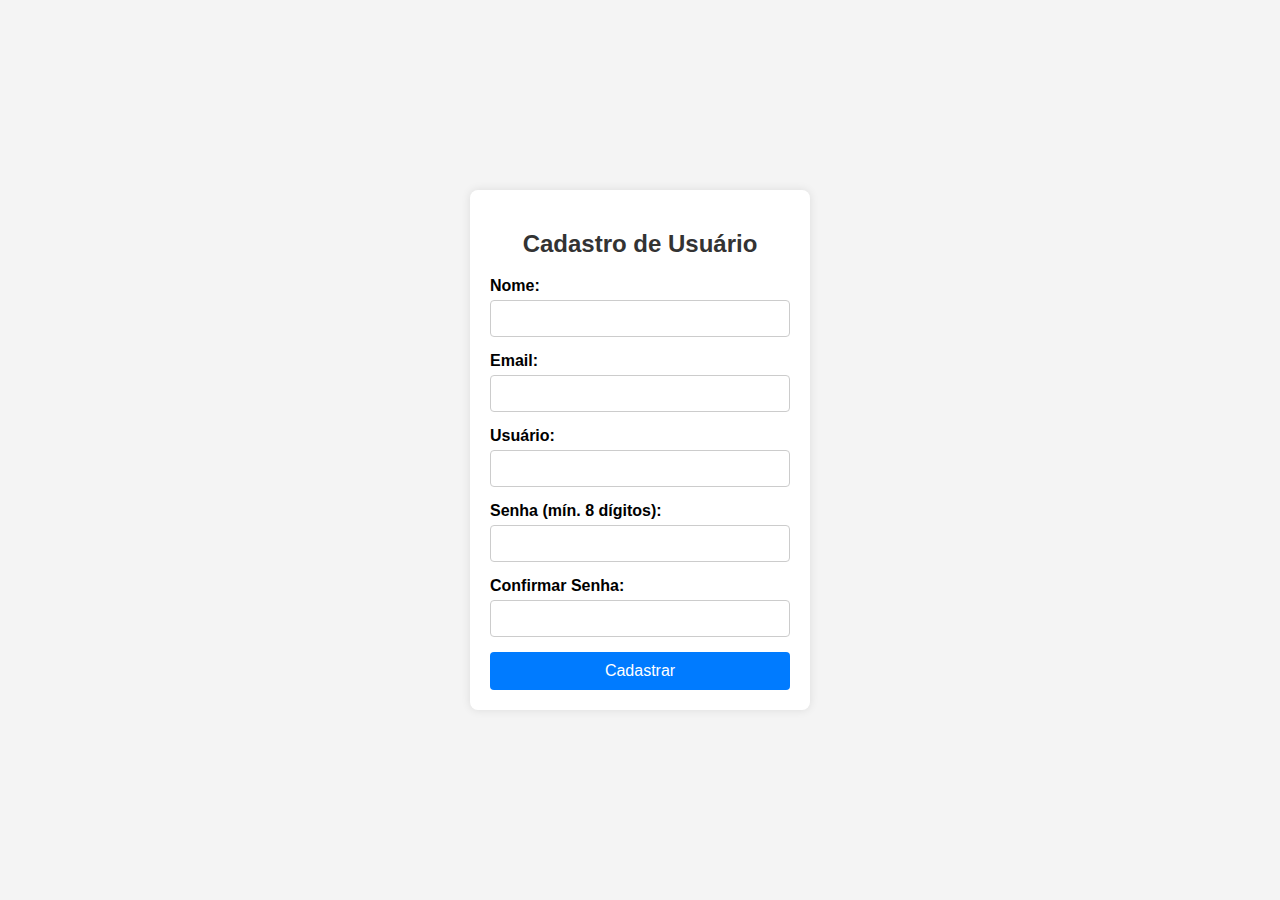
<file: Atividade em sala 06 - Cypress prática/index.html>
<!DOCTYPE html>
<html lang="pt-BR">
<head>
    <meta charset="UTF-8">
    <meta name="viewport" content="width=device-width, initial-scale=1.0">
    <title>Formulário de Cadastro Simples</title>
    <style>
        body { font-family: Arial, sans-serif; background-color: #f4f4f4; display: flex; justify-content: center; align-items: center; min-height: 100vh; margin: 0; }
        .container { background-color: #fff; padding: 20px; border-radius: 8px; box-shadow: 0 0 10px rgba(0, 0, 0, 0.1); width: 300px; }
        h2 { text-align: center; color: #333; }
        .form-group { margin-bottom: 15px; }
        label { display: block; margin-bottom: 5px; font-weight: bold; }
        input[type="text"], input[type="email"], input[type="password"] { width: 100%; padding: 10px; border: 1px solid #ccc; border-radius: 4px; box-sizing: border-box; }
        button { width: 100%; padding: 10px; background-color: #007bff; color: white; border: none; border-radius: 4px; cursor: pointer; font-size: 16px; }
        button:hover { background-color: #0056b3; }
        #mensagem { text-align: center; margin-top: 20px; padding: 10px; border-radius: 4px; font-weight: bold; display: none; }
        .sucesso { background-color: #d4edda; color: #155724; border: 1px solid #c3e6cb; }
        .erro { background-color: #f8d7da; color: #721c24; border: 1px solid #f5c6cb; }
    </style>
</head>
<body>
    <div class="container">
        <h2>Cadastro de Usuário</h2>
        <form id="cadastroForm">
            <div class="form-group">
                <label for="nome">Nome:</label>
                <input type="text" id="nome">
            </div>
            <div class="form-group">
                <label for="email">Email:</label>
                <input type="text" id="email">
            </div>
            <div class="form-group">
                <label for="usuario">Usuário:</label>
                <input type="text" id="usuario">
            </div>
            <div class="form-group">
                <label for="senha">Senha (mín. 8 dígitos):</label>
                <input type="password" id="senha" minlength="8">
            </div>
            <div class="form-group">
                <label for="confirmaSenha">Confirmar Senha:</label>
                <input type="password" id="confirmaSenha">
            </div>
            <button type="submit" id="btnCadastrar">Cadastrar</button>
        </form>
        <div id="mensagem" style="display: none;"></div>
    </div>

    <script>
        document.getElementById('cadastroForm').addEventListener('submit', function(event) {
            event.preventDefault();
            
            const nome = document.getElementById('nome').value;
            const email = document.getElementById('email').value;
            const usuario = document.getElementById('usuario').value;
            const senha = document.getElementById('senha').value;
            const confirmaSenha = document.getElementById('confirmaSenha').value;
            const mensagemDiv = document.getElementById('mensagem');
            
            mensagemDiv.style.display = 'block';
            mensagemDiv.className = '';

            const validarEmail = (email) => {
                const re = /^[^\s@]+@[^\s@]+\.[^\s@]+$/;
                return re.test(String(email).toLowerCase());
            };

            if (!nome || !email || !usuario || !senha || !confirmaSenha) {
                mensagemDiv.classList.add('erro');
                mensagemDiv.textContent = 'Erro: Por favor, preencha todos os campos.';
                return;
            }

            if (!validarEmail(email)) {
                mensagemDiv.classList.add('erro');
                mensagemDiv.textContent = 'Erro: Por favor, insira um endereço de e-mail válido.';
                return;
            }

            if (senha.length < 8) {
                mensagemDiv.classList.add('erro');
                mensagemDiv.textContent = 'Erro: A senha deve ter pelo menos 8 dígitos.';
                return;
            }

            if (senha !== confirmaSenha) {
                mensagemDiv.classList.add('erro');
                mensagemDiv.textContent = 'Erro: As senhas não coincidem.';
                return;
            }

            mensagemDiv.classList.add('sucesso');
            mensagemDiv.textContent = 'Cadastro realizado com sucesso!';

        });
        const campos = ['nome', 'email', 'usuario', 'senha', 'confirmaSenha'];
        
        campos.forEach(campoId => {
        document.getElementById(campoId).addEventListener('input', function() {
            const mensagemDiv = document.getElementById('mensagem');
                if (mensagemDiv.style.display === 'block') {
                    mensagemDiv.style.display = 'none';
                }
            });
        });
    </script>
</body>
</html>
</file>
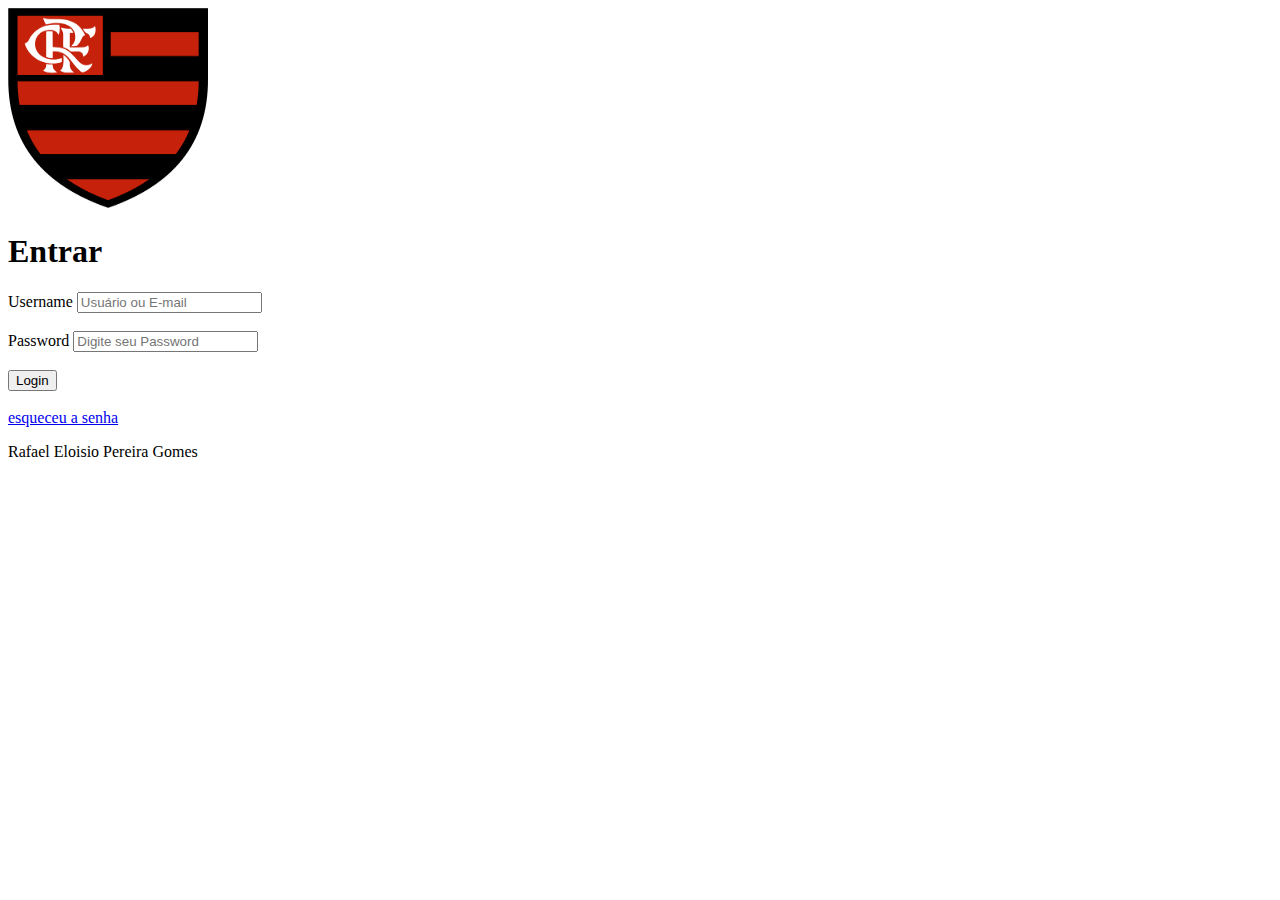
<file: Atividades em sala 04 - Cypress/index.html>
<!DOCTYPE html>
<html lang="pt-br">
<head>
    <meta charset="UTF-8">
    <meta name="viewport" content="width=device-width, initial-scale=1.0">
    <link rel="icon" href="https://p7.hiclipart.com/preview/141/130/556/clube-de-regatas-do-flamengo-botafogo-de-futebol-e-regatas-brazil-ninho-do-urubu-copa-do-brasil-high-tech-thumbnail.jpg">
    <title>Login | Nome da Aplicação</title>
</head>
<body>
    <div><img src="logo.png" alt="Logo do Flamengo" class="app-logo" style="width: 200px; height: 200px;"></div>
    <header><h1>Entrar</h1></header>
    <div>
        <form>
            <label for="username">Username</label>
            <input type="text" id="user" name="username" placeholder="Usuário ou E-mail">
            <br><br>
            <label for="password">Password</label>
            <input type="password" id="password" name="password" placeholder="Digite seu Password">
            <br><br>
            <button type="submit">Login</button>
            <br><br>
            <a href="https://www.youtube.com/watch?v=k85mRPqvMbE&list=RDk85mRPqvMbE&start_radio=1">esqueceu a senha</a>
        </form>
    </div>
    <footer>
        <p>Rafael Eloisio Pereira Gomes</p>
    </footer>
</body>
</html>
</file>
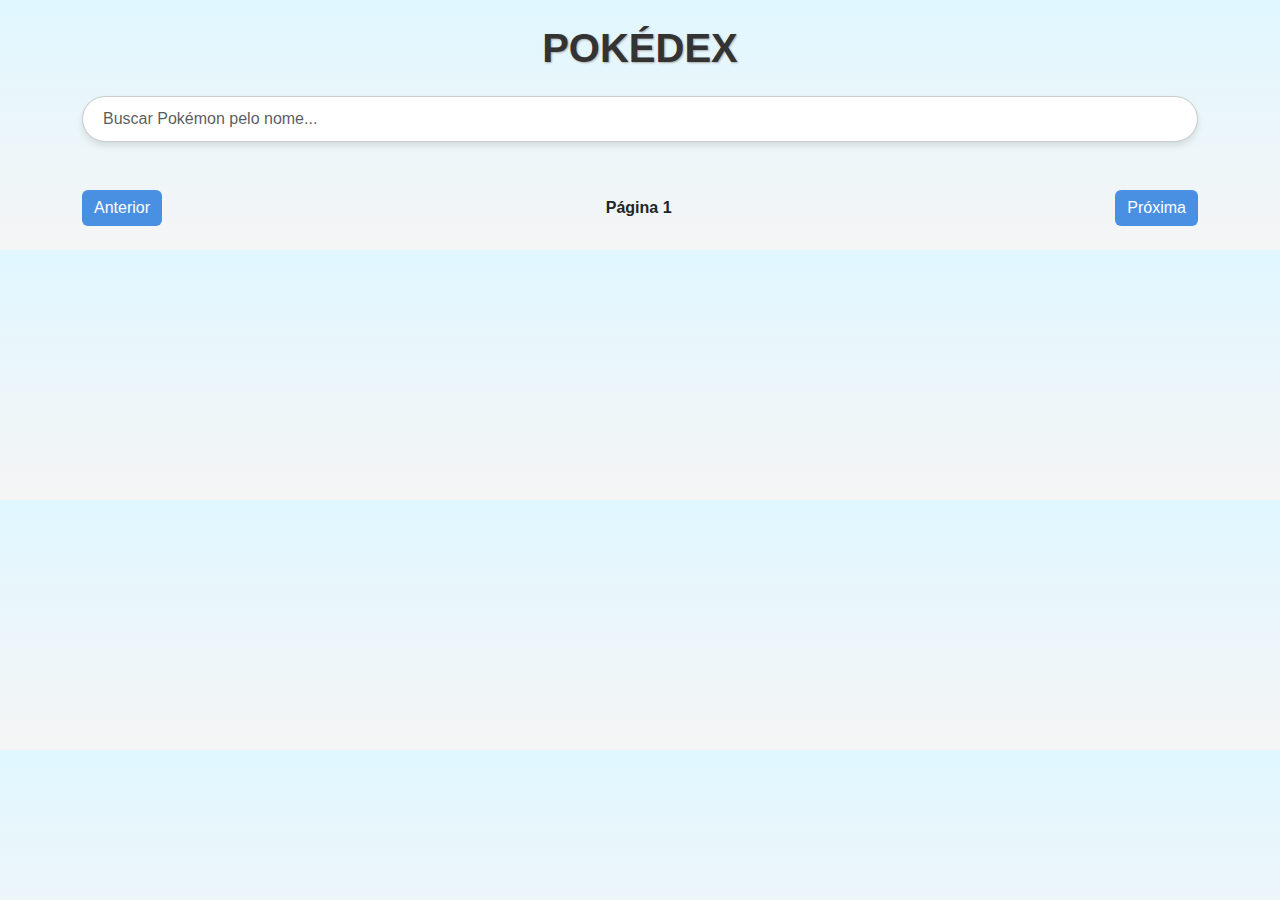
<file: SA - Teste de Front-End (Rack+)/api/pokemonhtml.html>
<!DOCTYPE html>
<html lang="pt-br">
<head>
  <meta charset="UTF-8">
  <meta name="viewport" content="width=device-width, initial-scale=1">
  <title>API POKEMON</title>
  <link rel="icon" href="../pngs/icon-pokebola.png" type="image/png">
  <link href="https://cdn.jsdelivr.net/npm/bootstrap@5.3.3/dist/css/bootstrap.min.css" rel="stylesheet">
  <link rel="stylesheet" href="pokemoncss.css">
</head>
<body class="p-4">

  <div class="container">
    <h1 class="text-center mb-4">POKÉDEX</h1>

    <input type="text" id="campoBusca" class="form-control mb-4" placeholder="Buscar Pokémon pelo nome...">

    <div class="row" id="listaPokemons"></div>

    <div class="d-flex justify-content-between align-items-center mt-4">
      <button class="btn btn-secondary" id="paginaAnterior">Anterior</button>
      <span id="numeroPagina" class="fw-bold">Página 1</span>
      <button class="btn btn-secondary" id="proximaPagina">Próxima </button>
    </div>
  </div>

  <!-- Modal (conteúdo aparece ao selecionar um card na tela) -->
  <div class="modal fade" id="modalPokemon" tabindex="-1" aria-hidden="true">
    <div class="modal-dialog modal-dialog-centered modal-lg">
      <div class="modal-content">
        <div class="modal-header">
          <h5 class="modal-title" id="tituloModalPokemon"></h5>
          <button type="button" class="btn-close" data-bs-dismiss="modal" aria-label="Fechar"></button>
        </div>
        <div class="modal-body text-center">
          <img id="imagemPokemon" class="img-fluid mb-3" alt="Imagem Pokémon">
          <p><strong>ID:</strong> <span id="idPokemon"></span></p>
          <p><strong>Altura:</strong> <span id="alturaPokemon"></span></p>
          <p><strong>Peso:</strong> <span id="pesoPokemon"></span></p>
          <p><strong>Tipos:</strong> <span id="tiposPokemon"></span></p>
          <p><strong>Habilidades:</strong> <span id="habilidadesPokemon"></span></p>
          <p><strong>Descrição:</strong> <span id="descricaoPokemon"></span></p>

          <div class="mt-3">
            <h5>Estatísticas:</h5>
            <ul id="estatisticasPokemon" class="list-group"></ul>
          </div>

          <div class="mt-3">
            <h5>Variações:</h5>
            <div id="spritesPokemon" class="d-flex justify-content-center flex-wrap gap-2 mt-2"></div>
          </div>
        </div>
      </div>
    </div>
  </div>

  <script src="https://cdn.jsdelivr.net/npm/bootstrap@5.3.3/dist/js/bootstrap.bundle.min.js"></script>
  <script src="pokemonjs.js"></script>
</body>
</html>
</file>
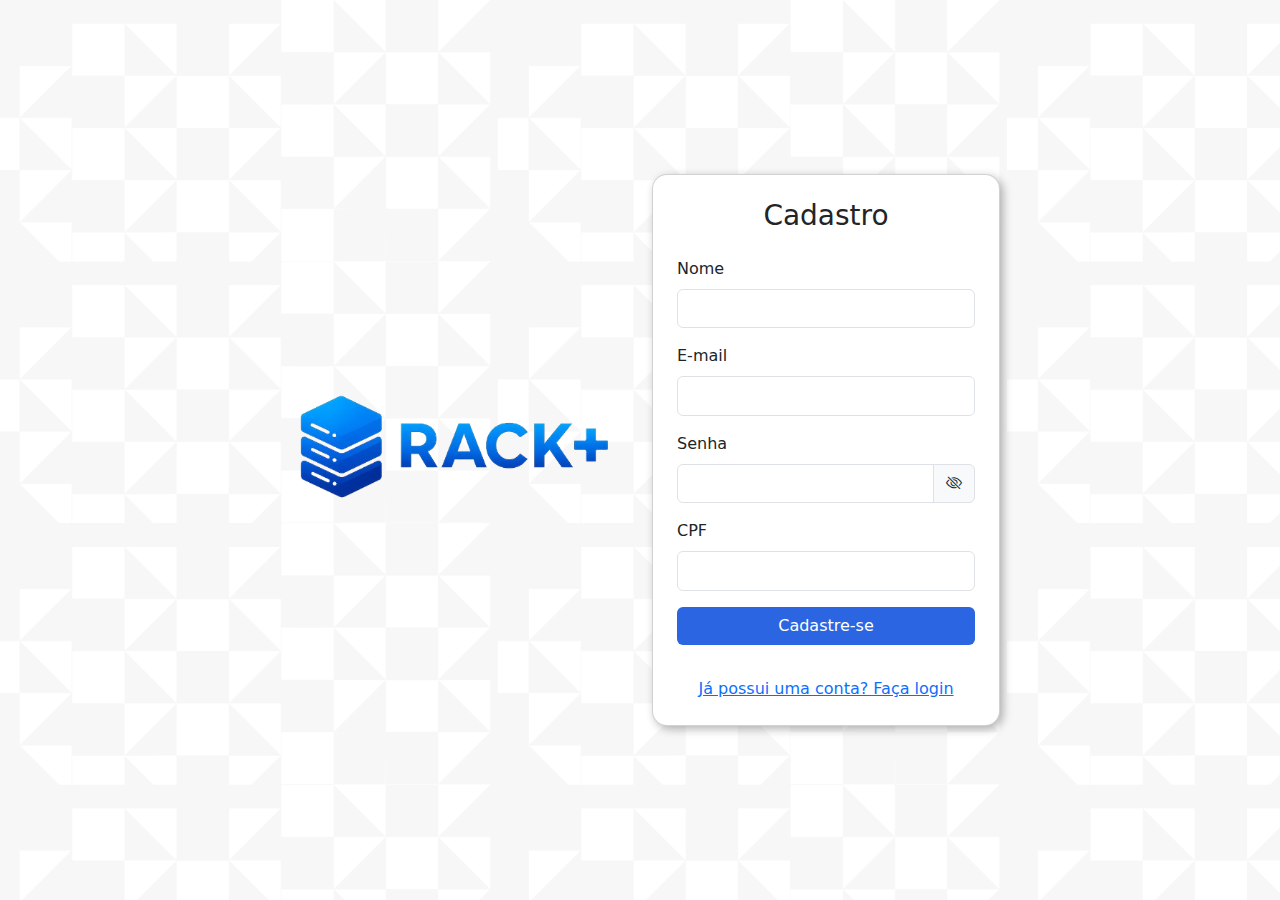
<file: SA - Teste de Front-End (Rack+)/cadastro/cadastrohtml.html>
<!DOCTYPE html>
<html lang="pt-br">
<head>
  <meta charset="UTF-8">
  <meta name="viewport" content="width=device-width, initial-scale=1.0">
  <title>RACK+ Cadastro</title>
  <link rel="icon" href="../pngs/logo.png" type="image/png">
  <link href="https://cdn.jsdelivr.net/npm/bootstrap@5.3.2/dist/css/bootstrap.min.css" rel="stylesheet">
  <link href="https://cdn.jsdelivr.net/npm/bootstrap-icons@1.10.5/font/bootstrap-icons.min.css" rel="stylesheet">
  <link rel="stylesheet" href="cadastrocss.css">
</head>
<body>
  <main class="container d-flex justify-content-center align-items-center min-vh-100">
    <div class="row w-100 align-items-center justify-content-center">
      
      <!-- Logo -->
      <div class="col-12 col-md-6 col-lg-4 text-center mb-4 mb-md-0 d-flex justify-content-center">
        <a href="https://www.youtube.com/watch?v=La44ebRSy-Y">
          <img src="../pngs/logo-lateral.png" alt="Logo Rack+" class="img-fluid logo-img">
        </a>
      </div>

      <!-- Formulário -->
      <div class="col-12 col-md-6 col-lg-4">
        <div class="card p-4">
          <h1 class="text-center mb-4 h3 h-md2">Cadastro</h1>
            
            <div class="mb-3">
              <label for="username" class="form-label">Nome</label>
              <input type="text" class="form-control" id="username" name="username" required>
            </div>

            <div class="mb-3">
              <label for="email" class="form-label">E-mail</label>
              <input type="email" class="form-control" id="email" name="email" required>
            </div>

            <label for="password" class="form-label">Senha</label>
            <div class="mb-3 input-group">
              <input type="password" class="form-control" id="password" name="password" required>
              <button class="input-group-text" id="togglePassword" style="cursor: pointer;" onclick=togglePassword()></span>
                <i class="bi bi-eye-slash" id="eyeIcon"></i>
              </button>
            </div>

            <div class="mb-3">
              <label for="cpf" class="form-label">CPF</label>
              <input type="number" class="form-control" id="cpf" name="cpf" required>
            </div>

            <button type="button" class="btn btn-custom w-100" onclick=validarCadastro()>Cadastre-se</button>
            <p id="mensagem"></p>

            <div class="text-center mt-3">
              <a href="../login/loginhtml.html">Já possui uma conta? Faça login</a>
            </div>
        </div>
      </div>

    </div>
  </main>
  <script src="cadastrojs.js"></script>
</body>
</html>
</file>
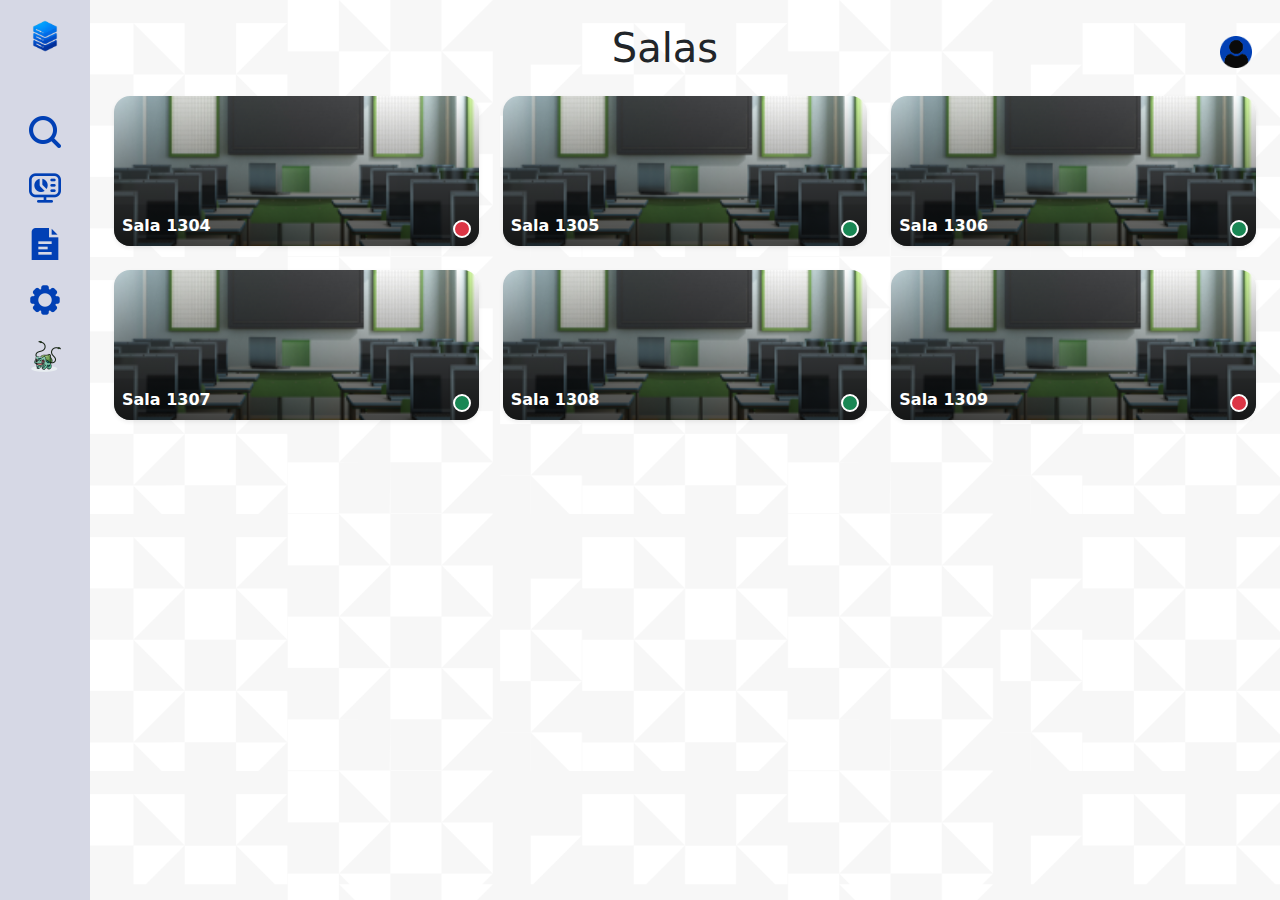
<file: SA - Teste de Front-End (Rack+)/homepage/homepagehtml.html>
<!DOCTYPE html>
<html lang="pt-BR">
<head>
    <meta charset="UTF-8">
    <meta name="viewport" content="width=device-width, initial-scale=1.0">
    <title>RACK+ Homepage</title>
    <link rel="icon" href="../pngs/logo.png" type="image/png">
    <link href="https://cdn.jsdelivr.net/npm/bootstrap@5.3.3/dist/css/bootstrap.min.css" rel="stylesheet" integrity="sha384-QWTKZyjpPEjISv5WaRU9OFeRpok6YctnYmDr5pNlyT2bRjXh0JMhjY6hW+ALEwIH" crossorigin="anonymous">
    <link rel="stylesheet" href="homepagecss.css"> 
</head>
<body>

    <nav class="d-none d-md-flex flex-column align-items-center vh-100 position-fixed top-0 start-0 barra-lateral-desktop py-3">
        
        <a href="https://www.youtube.com/watch?v=La44ebRSy-Y" target="_blank">
            <img src="../pngs/logo.png" alt="Logo" class="icone-nav mb-5">
        </a>
        
        <a href="https://www.youtube.com/watch?v=La44ebRSy-Y" target="_blank">
            <img src="../pngs/icon-lupa.png" alt="Pesquisar" class="icone-nav my-2">
        </a>
        
        <a href="https://www.youtube.com/watch?v=La44ebRSy-Y" target="_blank">
            <img src="../pngs/icon-dashboard.png" alt="Dashboard" class="icone-nav my-2">
        </a>
        
        <a href="https://www.youtube.com/watch?v=La44ebRSy-Y" target="_blank">
            <img src="../pngs/icon-logs.png" alt="logs" class="icone-nav my-2">
        </a>
        
        <a href="https://www.youtube.com/watch?v=La44ebRSy-Y" target="_blank">
            <img src="../pngs/icon-config.png" alt="Configurações" class="icone-nav my-2">
        </a>

        <a href="../api/pokemonhtml.html">
            <img src="../pngs/icon-bulbasaur.png" alt="pokemon" class="icone-nav my-2">
        </a>
    </nav>

    <nav class="d-md-none d-flex justify-content-between align-items-center bg-white shadow-sm p-3 sticky-top">
        
        <a href="#" data-bs-toggle="offcanvas" data-bs-target="#menuMobile" aria-controls="menuMobile">
            <img src="../pngs/icon-menu.png" alt="Menu" style="width: 30px; height: 30px;">
        </a>
        
        <a href="https://www.youtube.com/watch?v=La44ebRSy-Y" target="_blank">
            <img src="../pngs/logo.png" alt="Logo" style="width: 30px; height: 30px;">
        </a>
        
        <a href="https://www.youtube.com/watch?v=La44ebRSy-Y" target="_blank">
            <img src="../pngs/icon-user.png" alt="Usuário" style="width: 30px; height: 30px;">
        </a>
    </nav>

    <div class="offcanvas offcanvas-start d-md-none" tabindex="-1" id="menuMobile" aria-labelledby="menuMobileLabel">
        <div class="offcanvas-header">
            <button type="button" class="btn-close" data-bs-dismiss="offcanvas" aria-label="Close"></button>
        </div>
        <div class="offcanvas-body d-flex flex-column align-items-center pt-4">
            
            <a href="https://www.youtube.com/watch?v=La44ebRSy-Y" target="_blank" class="mb-4">
                <img src="../pngs/icon-home.png" alt="Home" class="icone-nav"> </a>
            
            <a href="https://www.youtube.com/watch?v=La44ebRSy-Y" target="_blank" class="mb-4">
                <img src="../pngs/icon-dashboard.png" alt="Dashboard" class="icone-nav"> </a>
            
            <a href="https://www.youtube.com/watch?v=La44ebRSy-Y" target="_blank" class="mb-4">
                <img src="../pngs/icon-logs.png" alt="Documentos" class="icone-nav"> </a>
            
            <a href="https://www.youtube.com/watch?v=La44ebRSy-Y" target="_blank" class="mb-4">
                <img src="../pngs/icon-config.png" alt="Configurações" class="icone-nav"> </a>

            <a href="../api/pokemonhtml.html">
            <img src="../pngs/icon-bulbasaur.png" alt="pokemon" class="icone-nav my-2"> </a>
        </div>
    </div>

    <main class="conteudo-principal p-3 p-md-4">

        <div class="d-none d-md-flex justify-content-between align-items-center mb-3">
            <h1 class="text-center flex-grow-1">Salas</h1>
            
            <a href="https://www.youtube.com/watch?v=La44ebRSy-Y" target="_blank">
                <img src="../pngs/icon-user.png" alt="Usuário" class="icone-nav"> </a>
        </div>

        <div class="d-md-none my-3">
            <form class="input-group">
                <span class="input-group-text bg-light border-0">
                    <img src="../pngs/icon-lupa.png" alt="Pesquisar" style="width: 20px; height: 20px;">
                </span>
                <input type="text" class="form-control bg-light border-0" placeholder="PESQUISAR...">
            </form>
        </div>

        <div class="row g-3 g-lg-4">

            <div class="col-6 col-md-4">
                <a href="https://www.youtube.com/watch?v=La44ebRSy-Y" target="_blank" class="card text-decoration-none shadow-sm border-0 rounded-4" style="overflow: hidden;">
                    
                    <div class="card-sala-imagem"><img src="../pngs/icon-sala.png" alt="sala1304" style="width: 100%; height: 100%; object-fit: cover;"></div>
                    
                    <div class="card-img-overlay d-flex justify-content-between align-items-end text-white p-2" style="background: linear-gradient(to top, rgba(0,0,0,0.7), transparent);">
                        <span class="fw-bold">Sala 1304</span>
                        <span class="indicador-status bg-danger"></span> 
                    </div>
                </a>
            </div>

            <div class="col-6 col-md-4">
                <a href="https://www.youtube.com/watch?v=La44ebRSy-Y" target="_blank" class="card text-decoration-none shadow-sm border-0 rounded-4" style="overflow: hidden;">
                    <div class="card-sala-imagem"><img src="../pngs/icon-sala.png" alt="sala1305" style="width: 100%; height: 100%; object-fit: cover;"></div>
                    
                    <div class="card-img-overlay d-flex justify-content-between align-items-end text-white p-2" style="background: linear-gradient(to top, rgba(0,0,0,0.7), transparent);">
                        <span class="fw-bold">Sala 1305</span>
                        <span class="indicador-status bg-success"></span> 
                    </div>
                </a>
            </div>

            <div class="col-6 col-md-4">
                <a href="https://www.youtube.com/watch?v=La44ebRSy-Y" target="_blank" class="card text-decoration-none shadow-sm border-0 rounded-4" style="overflow: hidden;">
                    <div class="card-sala-imagem"><img src="../pngs/icon-sala.png" alt="sala1306" style="width: 100%; height: 100%; object-fit: cover;"></div>
                    
                    <div class="card-img-overlay d-flex justify-content-between align-items-end text-white p-2" style="background: linear-gradient(to top, rgba(0,0,0,0.7), transparent);">
                        <span class="fw-bold">Sala 1306</span>
                        <span class="indicador-status bg-success"></span> 
                    </div>
                </a>
            </div>

            <div class="col-6 col-md-4">
                <a href="https://www.youtube.com/watch?v=La44ebRSy-Y" target="_blank" class="card text-decoration-none shadow-sm border-0 rounded-4" style="overflow: hidden;">
                    <div class="card-sala-imagem"><img src="../pngs/icon-sala.png" alt="sala1307" style="width: 100%; height: 100%; object-fit: cover;"></div>
                    
                    <div class="card-img-overlay d-flex justify-content-between align-items-end text-white p-2" style="background: linear-gradient(to top, rgba(0,0,0,0.7), transparent);">
                        <span class="fw-bold">Sala 1307</span>
                        <span class="indicador-status bg-success"></span> 
                    </div>
                </a>
            </div>
            
            <div class="col-6 col-md-4">
                <a href="https://www.youtube.com/watch?v=La44ebRSy-Y" target="_blank" class="card text-decoration-none shadow-sm border-0 rounded-4" style="overflow: hidden;">
                    <div class="card-sala-imagem"><img src="../pngs/icon-sala.png" alt="sala1308" style="width: 100%; height: 100%; object-fit: cover;"></div>
                    
                    <div class="card-img-overlay d-flex justify-content-between align-items-end text-white p-2" style="background: linear-gradient(to top, rgba(0,0,0,0.7), transparent);">
                        <span class="fw-bold">Sala 1308</span>
                        <span class="indicador-status bg-success"></span> 
                    </div>
                </a>
            </div>
            
            <div class="col-6 col-md-4">
                <a href="https://www.youtube.com/watch?v=La44ebRSy-Y" target="_blank" class="card text-decoration-none shadow-sm border-0 rounded-4" style="overflow: hidden;">
                    <div class="card-sala-imagem"><img src="../pngs/icon-sala.png" alt="sala1309" style="width: 100%; height: 100%; object-fit: cover;"></div>
                    
                    <div class="card-img-overlay d-flex justify-content-between align-items-end text-white p-2" style="background: linear-gradient(to top, rgba(0,0,0,0.7), transparent);">
                        <span class="fw-bold">Sala 1309</span>
                        <span class="indicador-status bg-danger"></span> 
                    </div>
                </a>
            </div>

        </div> 
    </main>
    <!--FOI UTILIZADO O JS DO BOOTSTRAP PARA FAZER A BARRA LATERAL FUNCIONAR--> 
    <script src="https://cdn.jsdelivr.net/npm/bootstrap@5.3.3/dist/js/bootstrap.bundle.min.js" integrity="sha384-YvpcrYf0tY3lHB60NNkmXc5s9fDVZLESaAA55NDzOxhy9GkcIdslK1eN7N6jIeHz" crossorigin="anonymous"></script>
</body>
</html>
</file>
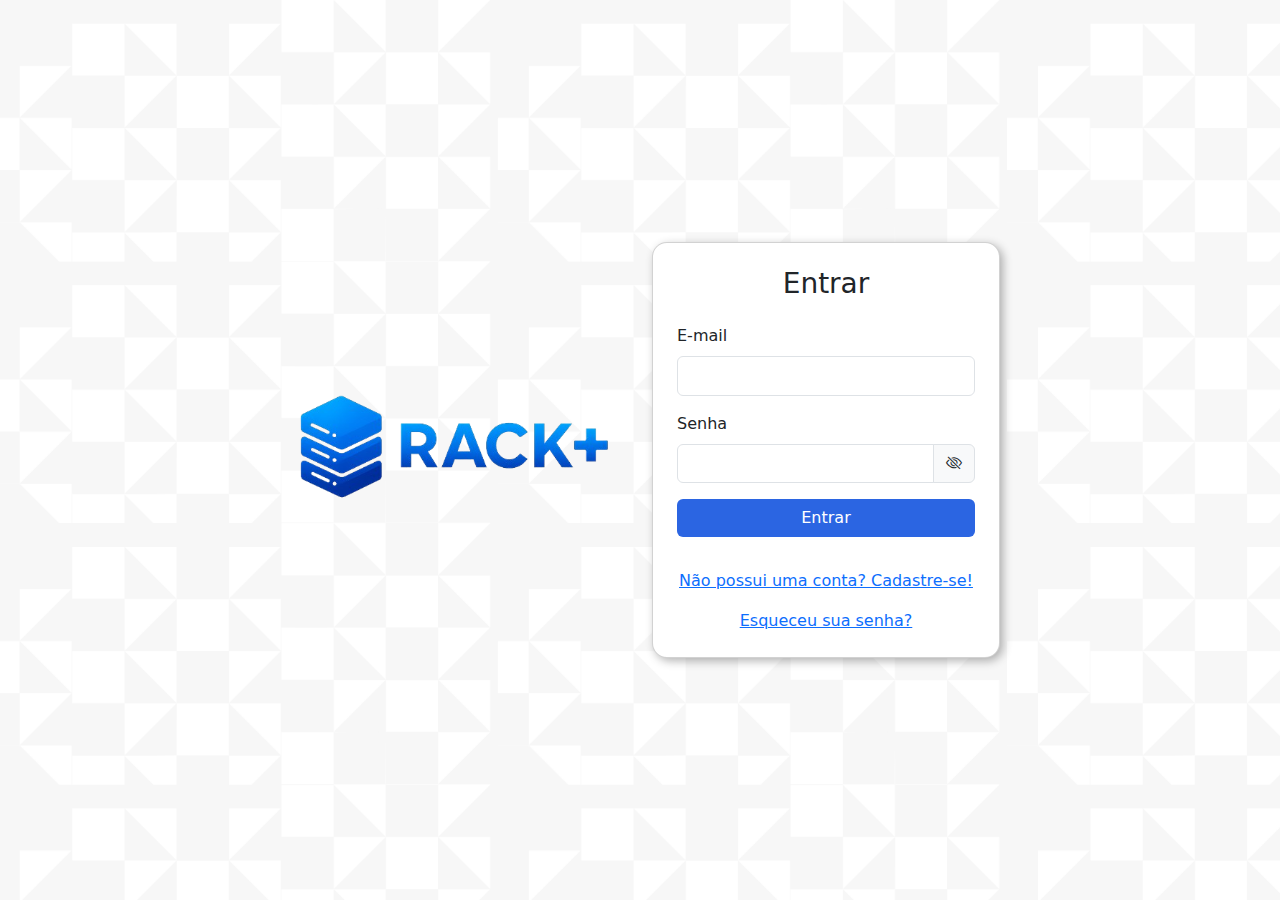
<file: SA - Teste de Front-End (Rack+)/login/loginhtml.html>
<!DOCTYPE html>
<html lang="pt-br">
<head>
  <meta charset="UTF-8">
  <meta name="viewport" content="width=device-width, initial-scale=1.0">
  <title>RACK+ Login</title>
  <link rel="icon" href="../pngs/logo.png" type="image/png">
  <link href="https://cdn.jsdelivr.net/npm/bootstrap@5.3.2/dist/css/bootstrap.min.css" rel="stylesheet">
  <link href="https://cdn.jsdelivr.net/npm/bootstrap-icons@1.10.5/font/bootstrap-icons.min.css" rel="stylesheet">
  <link rel="stylesheet" href="logincss.css">
</head>
<body>
  <main class="container d-flex justify-content-center align-items-center min-vh-100">
    <div class="row w-100 align-items-center justify-content-center">
      
      <!-- Logo -->
      <div class="col-12 col-md-6 col-lg-4 text-center mb-4 mb-md-0 d-flex justify-content-center">
        <a href="https://www.youtube.com/watch?v=La44ebRSy-Y">
          <img src="../pngs/logo-lateral.png" alt="Logo Rack+" id="logo-img" class="img-fluid logo-img">
        </a>
      </div>

      <!-- Formulário -->
      <div class="col-12 col-md-6 col-lg-4">
        <div class="card p-4">
          <h1 class="text-center mb-4 h3 h-md2">Entrar</h1>
            
            <div class="mb-3">
              <label for="email" class="form-label">E-mail</label>
              <input type="email" class="form-control" id="email" name="email" required>
            </div>

            <label for="password" class="form-label">Senha</label>
            <div class="mb-3 input-group">
              <input type="password" class="form-control" id="password" name="password" required>
              <button class="input-group-text" id="togglePassword" title="Mostrar ou ocultar senha" style="cursor: pointer;" onclick="togglePassword()">
                <i class="bi bi-eye-slash" id="eyeIcon"></i>
              </button>
            </div>

            <button type="button" class="btn btn-custom w-100" id="btn-login" onclick= fazer_login()>Entrar</button>
            <p id="mensagem"></p>

            <div class="text-center mt-3">
              <a href="../cadastro/cadastrohtml.html">Não possui uma conta? Cadastre-se!</a>
            </div>

            <div class="text-center mt-3">
              <a href="https://www.youtube.com/watch?v=La44ebRSy-Y">Esqueceu sua senha?</a>
            </div>
        </div>
      </div>

    </div>
  </main>
  <script src="loginjs.js"></script>
</body>
</html>
</file>
<file: SA - Teste de Front-End (Rack+)/api/pokemoncss.css>
body {
background: linear-gradient(to bottom, #e0f7ff, #f5f5f5);
font-family: 'Segoe UI', Tahoma, Geneva, Verdana, sans-serif;
}

h1 {
    font-weight: 700;
    color: #333;
    text-shadow: 1px 1px 2px #aaa;
}

#campoBusca {
    border-radius: 50px;
    padding: 10px 20px;
    box-shadow: 0 4px 6px rgba(0,0,0,0.1);
    border: 1px solid #ccc;
}

.card {
    background: linear-gradient(145deg, #83bdff, #5aa0ff);
    color: #fff;
    border-radius: 15px;
    transition: transform 0.3s, box-shadow 0.3s;
    cursor: pointer;
    box-shadow: 0 6px 12px rgba(0,0,0,0.1) !important;
}

.card:hover {
transform: translateY(-5px) scale(1.05);
box-shadow: 0 10px 20px rgba(0,0,0,0.4) !important;

}

.card-title {
    font-weight: 700;
}

.card-text {
    font-size: 0.9rem;
}

.pokemon-img {
    width: 120px;
    height: 120px;
    object-fit: contain;
    background: #f1f1f1;
    border-radius: 50%;
    padding: 10px;
    transition: transform 0.3s;
}

.pokemon-img:hover {
    transform: scale(1.1);
}

.btn-secondary {
background-color: #4a90e2;
border: none;
transition: background-color 0.3s; 
}

.btn-secondary:hover {
    background: #3571b8;
}

.modal-content {
    border-radius: 15px;
    background: #f0f8ff;
}

#estatisticasPokemon li {
    font-weight: 600;
    background: linear-gradient(to right, #83bdff, #5aa0ff);
    color: #fff;
    margin-bottom: 5px;
    border-radius: 8px;
}

#spritesPokemon img {
    border-radius: 10px;
    transition: transform 0.2s;
}

#spritesPokemon img:hover {
    transform: scale(1.1);
}
</file>
<file: SA - Teste de Front-End (Rack+)/cadastro/cadastrocss.css>
body {
    background: url("../pngs/teladefundo.png") no-repeat center center fixed;
    background-size: cover;
}
.card {
    border-radius: 15px;
    box-shadow: 3px 3px 10px rgba(0,0,0,0.3);
    max-width: 400px;  
    margin: 0 auto;     /* centraliza */
}
.btn-custom {
    background-color: rgb(43, 101, 226);
    color: white;
}
.btn-custom:hover {
    background-color: rgb(30, 70, 180);
}
input[type="number"]::-webkit-outer-spin-button, input[type="number"]::-webkit-inner-spin-button {
    -webkit-appearance: none; /* Remove a aparência padrão (as setas de aumentar ou reduzir o número) */
    margin: 0;             
}
.logo-img {
    max-height: 120px;
}
@media (min-width: 768px) {
    .logo-img {
    max-height: 200px;
    }
}
@media (min-width: 1024px) {
    .logo-img {
    max-height: 250px;
    }
}
/* Inputs mais compactos */
.form-control {
    padding: 0.5rem 0.75rem;
    font-size: 0.9rem;
}
/* Menos padding em telas pequenas */
@media (max-width: 576px) {
    .card {
    padding: 1rem !important;
    }
}
@keyframes tremer {
0% { transform: translateX(0); }
25% { transform: translateX(-5px); }
50% { transform: translateX(5px); }
75% { transform: translateX(-5px); }
100% { transform: translateX(0); }
}
.shake {
animation: tremer 0.3s ease;
}
</file>
<file: SA - Teste de Front-End (Rack+)/homepage/homepagecss.css>
body {
    background-image: url(../pngs/teladefundo.png);
    background-size: cover; 
}


.barra-lateral-desktop {
    width: 90px;
    background-color: #d6d8e5; 
}

/*Conteúdo Principal*/
@media (min-width: 768px) {
    .conteudo-principal {
        margin-left: 90px; 
    }
}

/* MENU MOBILE (OFFCANVAS) */
.offcanvas-start {
    width: 90px !important; 
}
.offcanvas {
    background-color: #d6d8e5; 
}


/* Ícone da Navegação/menu */
.icone-nav {
    width: 40px; 
    height: 40px;
    object-fit: contain; 
    padding: 4px; 
}

/* Imagem da sala no card */
.card-sala-imagem {
    height: 150px; 
    width: 100%;
    display: flex;
    align-items: center;
    justify-content: center;
    font-size: 0.9rem;
    color: #777;
}

.card-sala-imagem img {
    width: 100%;
    height: 100%;
    object-fit: cover; 
}

/* Bolinha de status, OBS: No programa finalizado com backend e tudo haveria um backend pra definir a cor da bolinha
porém, como não é este o caso foi estilo pré definido */
.indicador-status {
    width: 18px;
    height: 18px;
    border-radius: 50%;
    border: 2px solid #fff;
}
</file>
<file: SA - Teste de Front-End (Rack+)/login/logincss.css>
body {
    background: url("../pngs/teladefundo.png") no-repeat center center fixed;
    background-size: cover;
}
.card {
    border-radius: 15px;
    box-shadow: 3px 3px 10px rgba(0,0,0,0.3);
    max-width: 400px; 
    margin: 0 auto;     /* centraliza */
}
.btn-custom {
    background-color: rgb(43, 101, 226);
    color: white;
}
.btn-custom:hover {
    background-color: rgb(30, 70, 180);
    color: white;
}
.logo-img {
    max-height: 120px;
}
@media (min-width: 768px) {
    .logo-img {
    max-height: 200px;
    }
}
@media (min-width: 1024px) {
    .logo-img {
    max-height: 250px;
    }
}
/* Inputs mais compactos */
.form-control {
    padding: 0.5rem 0.75rem;
    font-size: 0.9rem;
}
/* Menos padding em telas pequenas */
@media (max-width: 576px) {
    .card {
    padding: 1rem !important;
    }
}

@keyframes tremer {
0% { transform: translateX(0); }
25% { transform: translateX(-5px); }
50% { transform: translateX(5px); }
75% { transform: translateX(-5px); }
100% { transform: translateX(0); }
}

.shake {
animation: tremer 0.3s ease;
}
</file>
